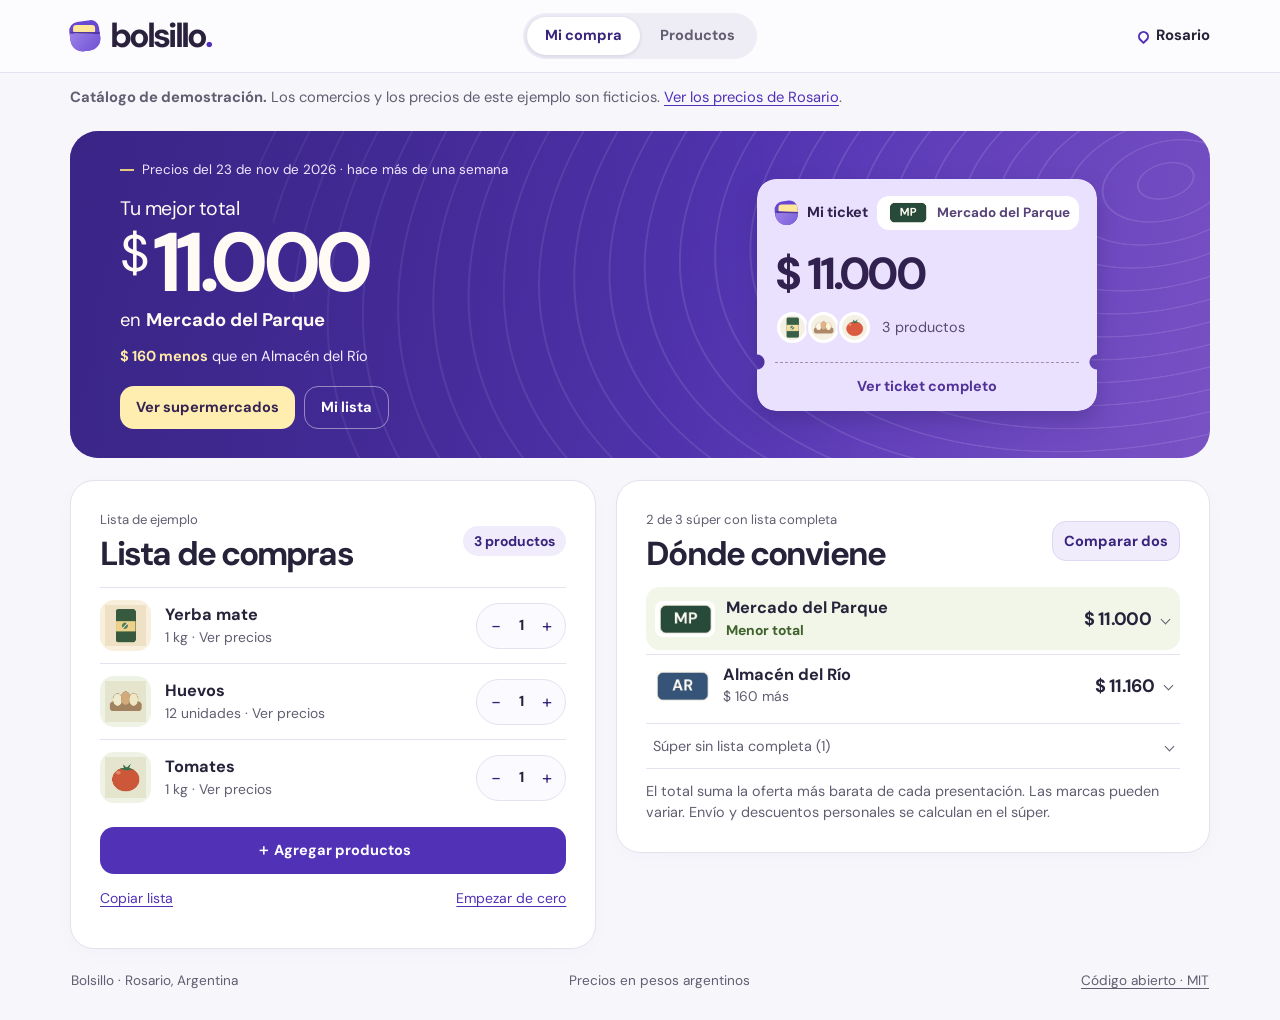
<file: site/index.html>
<!doctype html>
<html lang="es-AR">
<head>
  <meta charset="utf-8">
  <meta name="viewport" content="width=device-width, initial-scale=1">
  <meta name="theme-color" content="#f8f7fc">
  <meta name="description" content="Armá tu lista y compará cuánto cuesta comprarla en los supermercados de Rosario.">
  <title>Bolsillo · Mi compra</title>
  <link rel="icon" href="recursos/bolsillo.png">
  <link rel="stylesheet" href="bolsillo.css">
  <script type="module" src="bolsillo.js"></script>
</head>
<body>
  <header class="mast"><div class="wrap mast-inner">
    <a class="brand" href="./" aria-label="Bolsillo, inicio"><span class="wallet" aria-hidden="true"></span>bolsillo<span class="brand-dot">.</span></a>
    <nav class="top-nav" aria-label="Principal"><a href="./" aria-current="page">Mi compra</a><a href="productos.html">Productos</a></nav>
    <span class="ciudad"><i aria-hidden="true"></i>Rosario</span>
  </div></header>
  <main class="wrap">
    <p class="demo-aviso"><b>Catálogo de demostración.</b> Los comercios y los precios de este ejemplo son ficticios. <a href="https://bolsillo.legios.com.ar/">Ver los precios de Rosario</a>.</p>
    <section class="hero" aria-labelledby="titulo">
      <div class="hero-text">
        <p class="fecha" id="fecha">Precios de Rosario</p>
        <h1 id="titulo">Tu mejor total</h1>
        <div id="resumen" aria-live="polite"></div>
        <div class="hero-actions"><a class="solid-light" href="#totales">Ver supermercados</a><a class="ghost-light" href="#lista">Mi lista</a></div>
      </div>
      <div class="ticket-scene"><div id="ticket"></div></div>
    </section>
    <div class="workspace">
      <section class="card basket" id="lista" aria-labelledby="titulo-lista">
        <header class="card-head"><div><div class="kicker" id="tipo-lista">Mi compra</div><h2 id="titulo-lista">Lista de compras</h2></div><span class="count" id="cantidad"></span></header>
        <div id="items"></div>
        <button id="agregar" class="primary" type="button">＋ Agregar productos</button>
        <div class="list-tools"><button id="copiar" class="text-button" type="button">Copiar lista</button><div id="ejemplo"></div></div>
      </section>
      <section class="card ranking" id="totales" aria-labelledby="titulo-ranking">
        <header class="card-head"><div><div class="kicker" id="cobertura">Precios por cadena</div><h2 id="titulo-ranking">Dónde conviene</h2></div><button id="comparar-dos" class="secondary" type="button" hidden>Comparar dos</button></header>
        <div id="resultados"><p role="status">Cargando precios…</p></div>
      </section>
    </div>
    <footer><span>Bolsillo · Rosario, Argentina</span><span>Precios en pesos argentinos</span><a href="https://github.com/legiosai/bolsillo-codigo">Código abierto · MIT</a></footer>
  </main>
  <dialog id="catalogo" aria-labelledby="titulo-dialogo">
    <header class="dialog-head"><h2 id="titulo-dialogo">Buscar productos</h2><button id="cerrar" type="button" aria-label="Cerrar">×</button></header>
    <div id="contenido-dialogo"></div>
    <p id="aviso" class="sr-only" role="status"></p>
  </dialog>
  <p id="estado" class="sr-only" role="status"></p>
  <div id="feedback" role="status" hidden></div>
</body>
</html>
</file>
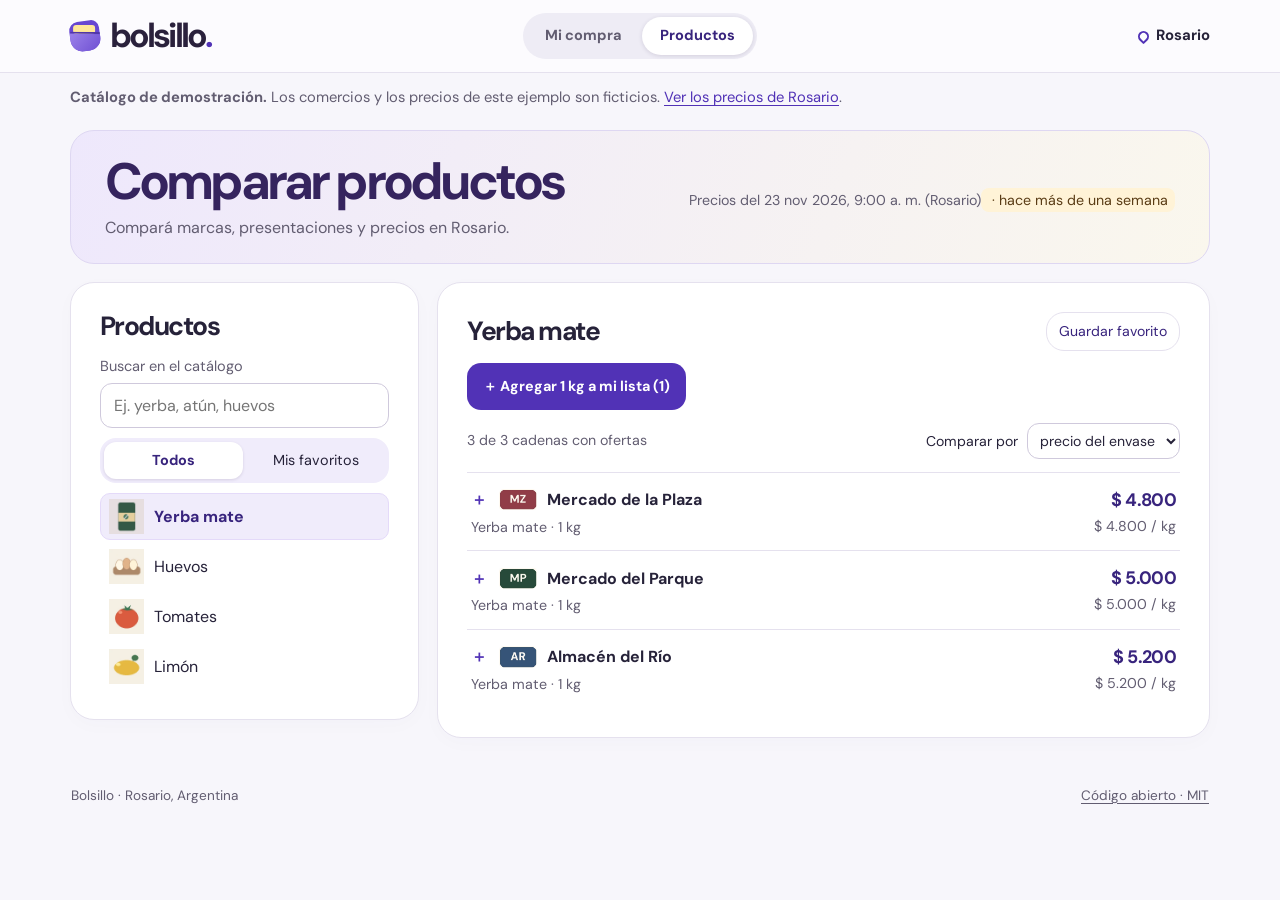
<file: site/productos.html>
<!doctype html>
<html lang="es-AR">
<head>
  <meta charset="utf-8">
  <meta name="viewport" content="width=device-width, initial-scale=1">
  <meta name="theme-color" content="#f8f7fc">
  <title>Bolsillo · Productos</title>
  <link rel="icon" href="recursos/bolsillo.png">
  <link rel="stylesheet" href="bolsillo.css">
  <link rel="stylesheet" href="estilos.css">
  <script type="module" src="comparar.js"></script>
</head>
<body class="catalog-page">
  <header class="mast"><div class="wrap mast-inner">
    <a class="brand" href="./" aria-label="Bolsillo, inicio"><span class="wallet" aria-hidden="true"></span>bolsillo<span class="brand-dot">.</span></a>
    <nav class="top-nav" aria-label="Principal"><a href="./">Mi compra</a><a href="productos.html" aria-current="page">Productos</a></nav>
    <span class="ciudad"><i aria-hidden="true"></i>Rosario</span>
  </div></header>
  <main class="wrap">
    <p class="demo-aviso"><b>Catálogo de demostración.</b> Los comercios y los precios de este ejemplo son ficticios. <a href="https://bolsillo.legios.com.ar/">Ver los precios de Rosario</a>.</p>
    <header class="intro"><div><h1>Comparar productos</h1><p>Compará marcas, presentaciones y precios en Rosario.</p></div><p id="fecha" class="date" aria-live="polite"></p></header>
    <div class="layout">
      <section class="catalog card" aria-labelledby="productos"><h2 id="productos">Productos</h2>
        <label for="busqueda">Buscar en el catálogo</label>
        <input type="search" id="busqueda" placeholder="Ej. yerba, atún, huevos" autocomplete="off">
        <div class="tabs" aria-label="Mostrar productos"><button id="todos" type="button" aria-pressed="true">Todos</button><button id="favoritos" type="button" aria-pressed="false">Mis favoritos</button></div>
        <div id="catalog-list"></div>
      </section>
      <section id="comparacion" class="comparison card" aria-labelledby="seleccion"><p role="status">Cargando los precios…</p></section>
    </div>
    <footer><span>Bolsillo · Rosario, Argentina</span><a href="https://github.com/legiosai/bolsillo-codigo">Código abierto · MIT</a></footer>
  </main>
<p id="estado" class="sr-only" role="status"></p>
</body></html>
</file>
<file: site/bolsillo.css>
@font-face { font-family: "DM Sans"; src: url("recursos/dm-normal400.ttf"); font-weight: 400; font-display: swap; }
@font-face { font-family: "DM Sans"; src: url("recursos/dm-normal700.ttf"); font-weight: 600 900; font-display: swap; }
@font-face { font-family: "Instrument Serif"; src: url("recursos/instrument-italic400.ttf"); font-style: italic; font-display: swap; }
:root {
  --bg: #f7f6fb; --ink: #262239; --muted: #625d71; --line: #e5e1ee;
  --purple: #5132b6; --plum: #38247d; --lilac: #f0ecfb; --panel: white;
  --radius: 24px;
  font-family: "DM Sans", Arial, sans-serif; color: var(--ink); background: var(--bg);
}
* { box-sizing: border-box; }
body { margin: 0; font-size: 1rem; line-height: 1.45; -webkit-font-smoothing: antialiased; }
button, input, select, textarea { font: inherit; color: inherit; }
button, select, summary { cursor: pointer; }
button:disabled { opacity: .48; cursor: default; }
button, a, summary, select { touch-action: manipulation; }
[hidden] { display: none !important; }
button:focus-visible, a:focus-visible, summary:focus-visible, input:focus-visible, select:focus-visible, textarea:focus-visible { outline: 3px solid #aa5928; outline-offset: 3px; }
h1, h2, h3, p { margin: 0; }
a { color: var(--purple); text-decoration-thickness: 1px; text-underline-offset: .18em; }
.wrap { width: min(1140px, calc(100% - 64px)); margin-inline: auto; }
.mast { background: #fcfbfe; border-bottom: 1px solid var(--line); }
.mast-inner { min-height: 72px; display: grid; grid-template-columns: 1fr auto 1fr; align-items: center; gap: 12px; }
.brand { display: inline-flex; align-items: center; align-self: center; justify-self: start; text-decoration: none; color: #2a213c; font-size: 2.12rem; line-height: 1; font-weight: 700; letter-spacing: -.085em; }
.brand-dot { color: var(--purple); }
.wallet { width: 30px; height: 30px; flex-shrink: 0; margin-right: 10px; position: relative; display: inline-block; border-radius: 9px 8px 12px 12px; overflow: hidden; background: #6847d2; transform: rotate(-8deg); }
.wallet::before { content: ''; position: absolute; width: 22px; height: 9px; border-radius: 3px; left: 4px; top: 4px; background: #ffe799; transform: rotate(8deg); }
.wallet::after { content: ''; position: absolute; width: 33px; height: 18px; top: 11px; left: -1px; border-radius: 2px 3px 7px 8px; transform: rotate(9deg); background: linear-gradient(130deg,#9b81e9,#6b4cd1); border-top: 2px solid #5136a9; }
.top-nav { display: inline-flex; padding: 4px; background: #eeecf5; border-radius: 25px; gap: 2px; }
.top-nav a { padding: 8px 18px; border-radius: inherit; color: var(--muted); font-size: .91rem; font-weight: 700; text-decoration: none; }
.top-nav a[aria-current] { background: white; color: var(--plum); box-shadow: 0 1px 4px #33255024; }
.ciudad { display: flex; gap: 7px; align-items: center; justify-self: end; font-size: .93rem; font-weight: 700; }
.ciudad i { width: 11px; height: 11px; border: 2px solid var(--purple); border-radius: 50% 50% 50% 1px; transform: rotate(-45deg); }
.hero { position: relative; isolation: isolate; overflow: hidden; display: grid; grid-template-columns: 1.2fr 1fr; align-items: center; gap: 1rem; padding: 29px clamp(22px,4vw,50px); margin-block: 23px 22px; border-radius: 28px; background: linear-gradient(108deg,#3c268c 0%,#5435b4 56%,#7952c4 100%); color: #fffaf4; }
.hero::before { content: ''; position: absolute; inset: -55% -10% -105% 23%; z-index: -1; pointer-events: none; background: repeating-radial-gradient(ellipse at 88% 38%, transparent 0 27px,#e3d3ff26 28px 29px,transparent 30px 36px); transform: rotate(-15deg); }
.hero::after { content: ''; position: absolute; inset: 0; background: linear-gradient(90deg,#392584aa 0,transparent 70%); z-index:-1; pointer-events:none; }
.hero-text { min-width: 0; }
.fecha { font-size: .84rem; color: #f0e8ff; display: flex; align-items: center; gap: 8px; }
.fecha::before { content:''; width: 14px; height: 2px; background: #e5c980; }
.hero h1 { margin-top: 15px; font-weight: 400; font-size: 1.22rem; letter-spacing: -.025em; }
.importe-hero { display: flex; align-items: flex-start; gap: 3px; margin-top: -2px; font-variant-numeric: tabular-nums; letter-spacing: -.08em; line-height: 1; }
.importe-hero strong { font-size: clamp(3.75rem,6.5vw,5.75rem); letter-spacing: -.078em; }
.peso { font-size: clamp(2.4rem,4vw,3.75rem); padding-top: .13em; line-height: 1; font-weight: 400; }
.destino { margin-top: 3px; font-size: 1.15rem; }
.ahorro { width: fit-content; max-width: 100%; margin-top: 12px; font-size: .91rem; color: #f4eeff; }
.ahorro b { color: #ffe9a8; }
.hero-actions { display:flex; flex-wrap:wrap; gap:9px; margin-top: 19px; }
.solid-light, .ghost-light, .primary, .secondary { font-weight: 700; font-size: .91rem; text-decoration: none; display: inline-flex; align-items: center; justify-content: center; min-height: 43px; border-radius: 14px; }
.solid-light, .ghost-light { padding: 8px 16px; }
.solid-light { background: #ffeeaf; color: #352453; }
.ghost-light { border: 1px solid #ffffff72; color: white; }
.ticket-scene { justify-self: center; width: min(100%,340px); filter: drop-shadow(0 9px 10px #25165140); }
.cab-pase, .compra-pase, .pie-detalle, .linea-detalle { display: flex; align-items: baseline; justify-content: space-between; gap: 12px; }
.abrir-ticket::after { content: ''; position: absolute; inset: 0; }
#ticket:hover .abrir-ticket { text-decoration: underline; text-underline-offset: 3px; }
#ticket .abrir-ticket:focus-visible { outline-offset: -3px; }
.ticket-vacio { margin: 8px 0 20px; }
#ticket { position: relative; isolation: isolate; overflow: hidden; border-radius: 19px; color: #30214e; background: #e9e1fe; padding: 17px 18px 0; mask-image: radial-gradient(circle at left calc(100% - 49px),transparent 0 7px,black 8px),radial-gradient(circle at right calc(100% - 49px),transparent 0 7px,black 8px); mask-composite: intersect; }
.cab-pase { align-items: center; gap: 7px; font-size: .91rem; font-weight: 700; }
.cab-pase .wallet { width: 23px; height: 24px; margin: 0 2px 0 0; }
.cab-pase strong { margin-left: auto; color: #584379; background: #fff9; padding: 3px 9px; border-radius: 12px; font-size: .84rem; }
.total-pase { margin: 22px 0 12px; letter-spacing: -.07em; font-size: clamp(2.1rem,3.5vw,3rem); line-height: 1; font-weight: 700; font-variant-numeric: tabular-nums; overflow-wrap: anywhere; }
.compra-pase { justify-content: flex-start; align-items: center; gap: 10px; color: #594b70; font-size: .9rem; margin: 13px 0 17px; }
.fotos-pase { display: flex; flex-shrink: 0; padding-left: 4px; }
.fotos-pase img { width: 35px; height: 35px; margin-left: -4px; border: 2px solid #e9e1fe; border-radius: 50%; background: white; object-fit: contain; padding: 3px; }
.abrir-ticket { width:100%; background:none; border:0; font-weight:700; font-size:.9rem; border-top: 1px dashed #a08db7; min-height: 49px; text-align: center; color: #503298; }
.linea-detalle, .pie-detalle { padding: 12px 0; border-top: 1px solid var(--line); }
.linea-detalle small { display: block; font-size: .86rem; color: var(--muted); font-weight: 400; }
.linea-detalle strong, .pie-detalle strong { white-space: nowrap; }
.pie-detalle { font-size: 1.22rem; font-weight: 700; padding-bottom: 0; }
.sin-total { font-size: clamp(2.2rem,5vw,4rem); line-height: 1.1; letter-spacing: -.06em; display:block; margin: 6px 0; }
.workspace { display: grid; grid-template-columns: minmax(0,.94fr) minmax(0,1.06fr); align-items: start; gap: 20px; }
.card { background: white; border-radius: var(--radius); border: 1px solid var(--line); padding: clamp(17px,2.3vw,29px); min-width: 0; box-shadow: 0 5px 20px #39265405; scroll-margin-top: 15px; }
.card-head { display: flex; align-items: center; justify-content: space-between; gap: 10px; margin-bottom: 15px; }
h2 { letter-spacing: -.057em; font-size: clamp(1.5rem,2.6vw,2.12rem); line-height: 1.12; }
.kicker { margin-bottom: 6px; font-size: .82rem; color: var(--muted); }
.count { padding: 5px 11px; border-radius: 20px; background: var(--lilac); color: var(--plum); font-size: .87rem; font-weight: 700; white-space: nowrap; }
.item, .pick { display: grid; grid-template-columns: 53px minmax(0,1fr) auto; align-items: center; gap: 12px; padding: 12px 0; border-top: 1px solid var(--line); }
.miniatura { width: 51px; height: 51px; padding: 5px; overflow:hidden; display:grid; place-items:center; border-radius: 14px; background: #f8f0dd; }
.miniatura[data-rubro="Frescos"] { background: #eff3e6; }
.miniatura[data-rubro="Limpieza"] { background:#eaf0fa; }
.miniatura img { width: 100%; height: 100%; object-fit: contain; mix-blend-mode:multiply; }
.nombre-producto { background: none; padding: 2px 0; text-align: left; border: 0; min-width: 0; }
.nombre-producto:hover strong { text-decoration: underline; text-underline-offset: 3px; }
.nombre-producto strong, .store-name strong { font-size: 1.02rem; line-height: 1.25; display:block; }
.nombre-producto small, .store-name small, .individual a, .individual span { display:block; margin-top: 2px; font-size:.87rem; line-height:1.38; color:var(--muted); }
.pasos { display:flex; align-items:center; border:1px solid var(--line); background: #fbfafe; border-radius: 25px; }
.pasos button { background:none; border:0; min-height:44px; width:37px; border-radius:22px; font-size:1.15rem; color:var(--plum); }
.pasos b { text-align:center; font-size:.91rem; font-variant-numeric:tabular-nums; min-width:14px; }
.primary { width:100%; background:var(--purple); color:white; border:0; padding:12px 16px; margin-top:12px; min-height:47px; }
.primary:hover, .solid-light:hover, .secondary:hover, .pick button:hover { filter:brightness(.95); }
.secondary { min-height:40px; background:var(--lilac); color:var(--plum); border:1px solid #ded7f5; padding:7px 11px; }
.list-tools { display:flex; align-items:center; justify-content:space-between; margin-top:4px; gap:8px; }
.text-button, .otras-ofertas { color:var(--purple); border:0; background:none; padding:10px 0; font-size:.875rem; text-decoration:underline; text-underline-offset:3px; }
.store { border-top:1px solid var(--line); }
.store summary { display:grid; grid-template-columns:60px minmax(0,1fr) auto 9px; align-items:center; gap:11px; padding:10px 6px; min-height:60px; border-radius:10px; }
summary { list-style:none; }
summary::-webkit-details-marker { display:none; }
.store summary::after, .incompletos > summary::after { content:''; width:6px; height:6px; border-bottom:1.5px solid var(--muted); border-right:1.5px solid var(--muted); transform:rotate(45deg); }
details[open] > summary::after { transform:rotate(225deg); }
.store summary:hover { background:var(--bg); }
.store.ganador { border-color:transparent; border-radius:14px; background:#f1f6e9; margin-bottom:4px; }
.store.ganador summary { padding-inline:9px; }
.ganador .store-name small { color:#3f612b; font-weight:700; }
.logo-tienda { width:60px; height:36px; object-fit:contain; padding:3px; background:white; border-radius:8px; flex:none; }
.marca-tienda { display:inline-flex; align-items:center; gap:7px; }
.marca-tienda .logo-tienda { width:44px; height:28px; }
.cab-pase .marca-tienda { background:white; }
.duelo-detalle .marca-tienda { display:inline-grid; justify-items:end; gap:2px; }
.amount { font-size:1.13rem; font-variant-numeric:tabular-nums; letter-spacing:-.035em; white-space:nowrap; }
.individual { display:flex; align-items:baseline; justify-content:space-between; gap:10px; margin:0 6px; padding:12px 0; border-top:1px solid var(--line); font-size:.93rem; }
.individual div { min-width:0; overflow-wrap:anywhere; }
.individual b { white-space:nowrap; }
.incompletos { border-block:1px solid var(--line); margin-top:6px; }
.incompletos > summary { color:var(--muted); display:flex; align-items:center; justify-content:space-between; padding:12px 7px; font-size:.9rem; }
.muted, .metodo { color:var(--muted); font-size:.9rem; padding:12px 0; }
.metodo { padding:12px 0 0; }
footer a { color:inherit; text-underline-offset:3px; }
footer { display:flex; justify-content:space-between; flex-wrap:wrap; gap:8px; font-size:.85rem; color:var(--muted); padding:22px 1px 30px; }
dialog { width:min(500px,calc(100% - 26px)); max-height: min(82dvh,780px); background:white; color:var(--ink); padding:23px; border:1px solid var(--line); border-radius:22px; box-shadow:0 24px 70px #24163f40; }
dialog::backdrop { background:#241c3db8; }
.dialog-head { display:flex; justify-content:space-between; align-items:center; gap:8px; margin-bottom:15px; }
.dialog-head h2 { font-size:1.7rem; }
#cerrar, .add-one { min-width:44px; min-height:44px; padding:3px 9px; border:0; color:var(--plum); border-radius:14px; background:var(--lilac); font-size:1.12rem; }
#cerrar { font-size:1.45rem; }
input[type=search], select, textarea { padding:10px 13px; border:1px solid #cfc9dc; border-radius:12px; background:white; max-width:100%; }
input[type=search], textarea { width:100%; min-height:45px; }
textarea { min-height:180px; }
.filtros { display:flex; flex-wrap:wrap; gap:6px; margin:10px 0 12px; }
.chip { background:var(--bg); border:1px solid var(--line); font-size:.87rem; padding:7px 10px; border-radius:18px; }
.chip[aria-pressed=true] { background:var(--plum); color:white; border-color:var(--plum); }
.otras-ofertas { display:inline-block; margin-right:15px; }
.duelo-selects { display:grid; grid-template-columns:1fr 1fr; gap:10px; }
.duelo-selects label { font-size:.9rem; color:var(--muted); min-width:0; }
.duelo-selects select { display:block; width:100%; margin-top:4px; }
.resultado-duelo { background:#eff5e8; margin:14px 0 7px; padding:12px; border-radius:12px; font-weight:700; }
.duelo-detalle table { width:100%; border-collapse:collapse; font-size:.93rem; }
.duelo-detalle th, .duelo-detalle td { padding:11px 3px; border-bottom:1px solid var(--line); text-align:right; font-variant-numeric:tabular-nums; }
.duelo-detalle th:first-child { text-align:left; }
.duelo-detalle tbody th { font-weight:400; }
.duelo-detalle tfoot, .menor { font-weight:700; }
.menor { color:#3a5e2c; }
#feedback { position:fixed; bottom:20px; left:50%; transform:translateX(-50%); padding:11px 18px; color:white; background:#352651; border-radius:16px; z-index:2; }
.sr-only { position:absolute; width:1px; height:1px; padding:0; margin:-1px; clip-path:inset(50%); overflow:hidden; white-space:nowrap; }
@media (max-width:830px) {
  .wrap { width: min(100% - 32px,720px); }
  .workspace { grid-template-columns:1fr; gap:14px; }
  .hero { margin-block:16px; }
  .card { padding:20px; }
}
@media (max-width:580px) {
  .wrap { width:calc(100% - 24px); }
  .mast-inner { grid-template-columns:1fr auto; gap:5px; min-height:60px; }
  .brand { font-size:1.77rem; }
  .wallet { width:26px; height:26px; margin-right:7px; }
  .top-nav a { font-size:.85rem; padding:8px 11px; }
  .ciudad { display:none; }
  .hero { grid-template-columns:minmax(0,1fr); gap:16px; border-radius:22px; padding:18px 15px; }
  .hero h1 { font-size:1.02rem; margin-top:12px; }
  .fecha { font-size:.79rem; gap:5px; }
  .importe-hero strong { font-size:clamp(2.35rem,11.5vw,3.8rem); }
  .peso { font-size:1.8rem; }
  .destino { font-size:.99rem; }
  .ahorro { margin-top:7px; font-size:.88rem; }
  .hero-actions { gap:6px; margin-top:13px; }
  .solid-light, .ghost-light { min-height:40px; padding:7px 10px; font-size:.84rem; border-radius:11px; }
  .card { padding:16px; border-radius:20px; }
  .card-head { margin-bottom:11px; }
  .item, .pick { gap:8px; grid-template-columns:45px minmax(0,1fr) auto; padding-block:10px; }
  .miniatura { width:43px; height:43px; border-radius:11px; }
  .pasos button { width:36px; }
  .store summary { gap:8px; }
  .duelo-detalle table { font-size:.85rem; }
  footer { padding:16px 2px 24px; }
}
@media (max-width:365px) {
  .hero-actions .ghost-light { display:none; }
  .miniatura { width:35px; height:36px; padding:3px; }
  .item, .pick { grid-template-columns:36px minmax(0,1fr) auto; gap:6px; }
  .pasos button { width:30px; }
  .secondary { padding:7px; font-size:.82rem; }
  .store summary { grid-template-columns:44px minmax(0,1fr) auto 7px; }
  .store summary .logo-tienda { width:44px; height:31px; }
}
@media (max-width:580px) {
  .importe-hero.largo strong { font-size:clamp(1.7rem,7.7vw,2.8rem); }
  .importe-hero.largo .peso { font-size:1.25rem; }
  .duelo-detalle td { overflow-wrap:anywhere; }
}

@media (max-width:610px) {
  .hero { grid-template-columns: minmax(0,1fr); gap: 16px; }
  .ticket-scene { width: min(100%,360px); }
  .total-pase { font-size: 2.5rem; }
}

.demo-aviso { margin: 14px 0; color: var(--muted); font-size: .92rem; }
.demo-aviso a { color: var(--purple); }
</file>
<file: site/estilos.css>
.catalog-page .intro { margin:22px 0 18px; padding:24px clamp(18px,3vw,34px); display:flex; justify-content:space-between; align-items:center; flex-wrap:wrap; gap:12px; border:1px solid #ded7f2; border-radius:24px; background:linear-gradient(110deg,#eee8fc,#faf7ed); }
.intro h1 { color:#35245e; font-size:clamp(2rem,4vw,3.3rem); letter-spacing:-.075em; line-height:1.05; }
.intro p { margin-top:7px; color:var(--muted); }
.date, .small, .empty { font-size:.89rem; color:var(--muted); }
.layout { display:grid; grid-template-columns:minmax(220px,.7fr) minmax(0,1.55fr); gap:18px; align-items:start; margin-bottom:26px; }
.catalog h2, .comparison h2 { font-size:1.65rem; }
.catalog label { display:block; margin:14px 0 6px; color:var(--muted); font-size:.91rem; }
.tabs { display:flex; gap:4px; margin:10px 0; border-radius:16px; background:var(--lilac); padding:4px; }
.tabs button { flex:1; padding:8px 4px; border:0; border-radius:12px; background:transparent; font-size:.9rem; }
.tabs [aria-pressed=true] { background:white; color:var(--plum); font-weight:700; box-shadow:0 1px 3px #321e4d22; }
#catalog-list { display:grid; gap:3px; }
.product { display:flex; align-items:center; gap:10px; width:100%; min-height:45px; background:transparent; padding:5px 8px; text-align:left; border:1px solid transparent; border-radius:10px; }
.product img { width:35px; height:35px; object-fit:contain; mix-blend-mode:multiply; }
.product[aria-pressed=true] { background:var(--lilac); color:var(--plum); border-color:#e4daf9; font-weight:700; }
.product:hover { background:var(--bg); }
.producthead { display:flex; align-items:center; justify-content:space-between; gap:8px; flex-wrap:wrap; }
.fav { background:white; color:var(--plum); padding:8px 12px; border:1px solid var(--line); border-radius:18px; font-size:.88rem; }
.fav[aria-pressed=true] { background:var(--lilac); border-color:#d4c7ef; }
.comparison .primary { width:auto; margin-block:12px 0; font-size:.9rem; }
.sort { display:flex; align-items:center; justify-content:space-between; flex-wrap:wrap; padding:13px 0; gap:8px; }
.sort label, .sort select { font-size:.88rem; }
.sort select { padding:7px 8px; margin-left:5px; }
.rank details { border-top:1px solid var(--line); }
.rank summary, .offerline { display:grid; grid-template-columns:minmax(0,1fr) auto; align-items:center; gap:13px; padding:13px 4px; }
.rank summary:hover { background:var(--bg); }
.rank .marca-tienda::before { content:'＋'; display:inline-block; width:18px; color:var(--purple); }
.rank details[open] .marca-tienda::before { content:'−'; }
.rank .amount { color:var(--plum); font-weight:700; }
.money { text-align:right; }
.caption { margin-top:3px; }
.offerline { border-top:1px dashed var(--line); margin-left:9px; }
.offerline a { overflow-wrap:anywhere; font-size:.94rem; }
.unavailable, .empty { padding:10px 0; }
.notice { background:#fff3d7; color:#5a3c15; border-radius:8px; padding:3px 7px; }
@media (max-width:760px) {
  .catalog-page .intro { margin:14px 0; padding:16px; gap:3px; }
  .layout { grid-template-columns:1fr; gap:12px; }
  #catalog-list { display:flex; overflow:auto; padding:2px 0 4px; }
  .product { width:auto; white-space:nowrap; }
  .product img { width:25px; height:25px; }
  .tabs { max-width:290px; }
  .catalog label { margin-top:9px; }
  .rank summary, .offerline { gap:8px; }
}
</file>
